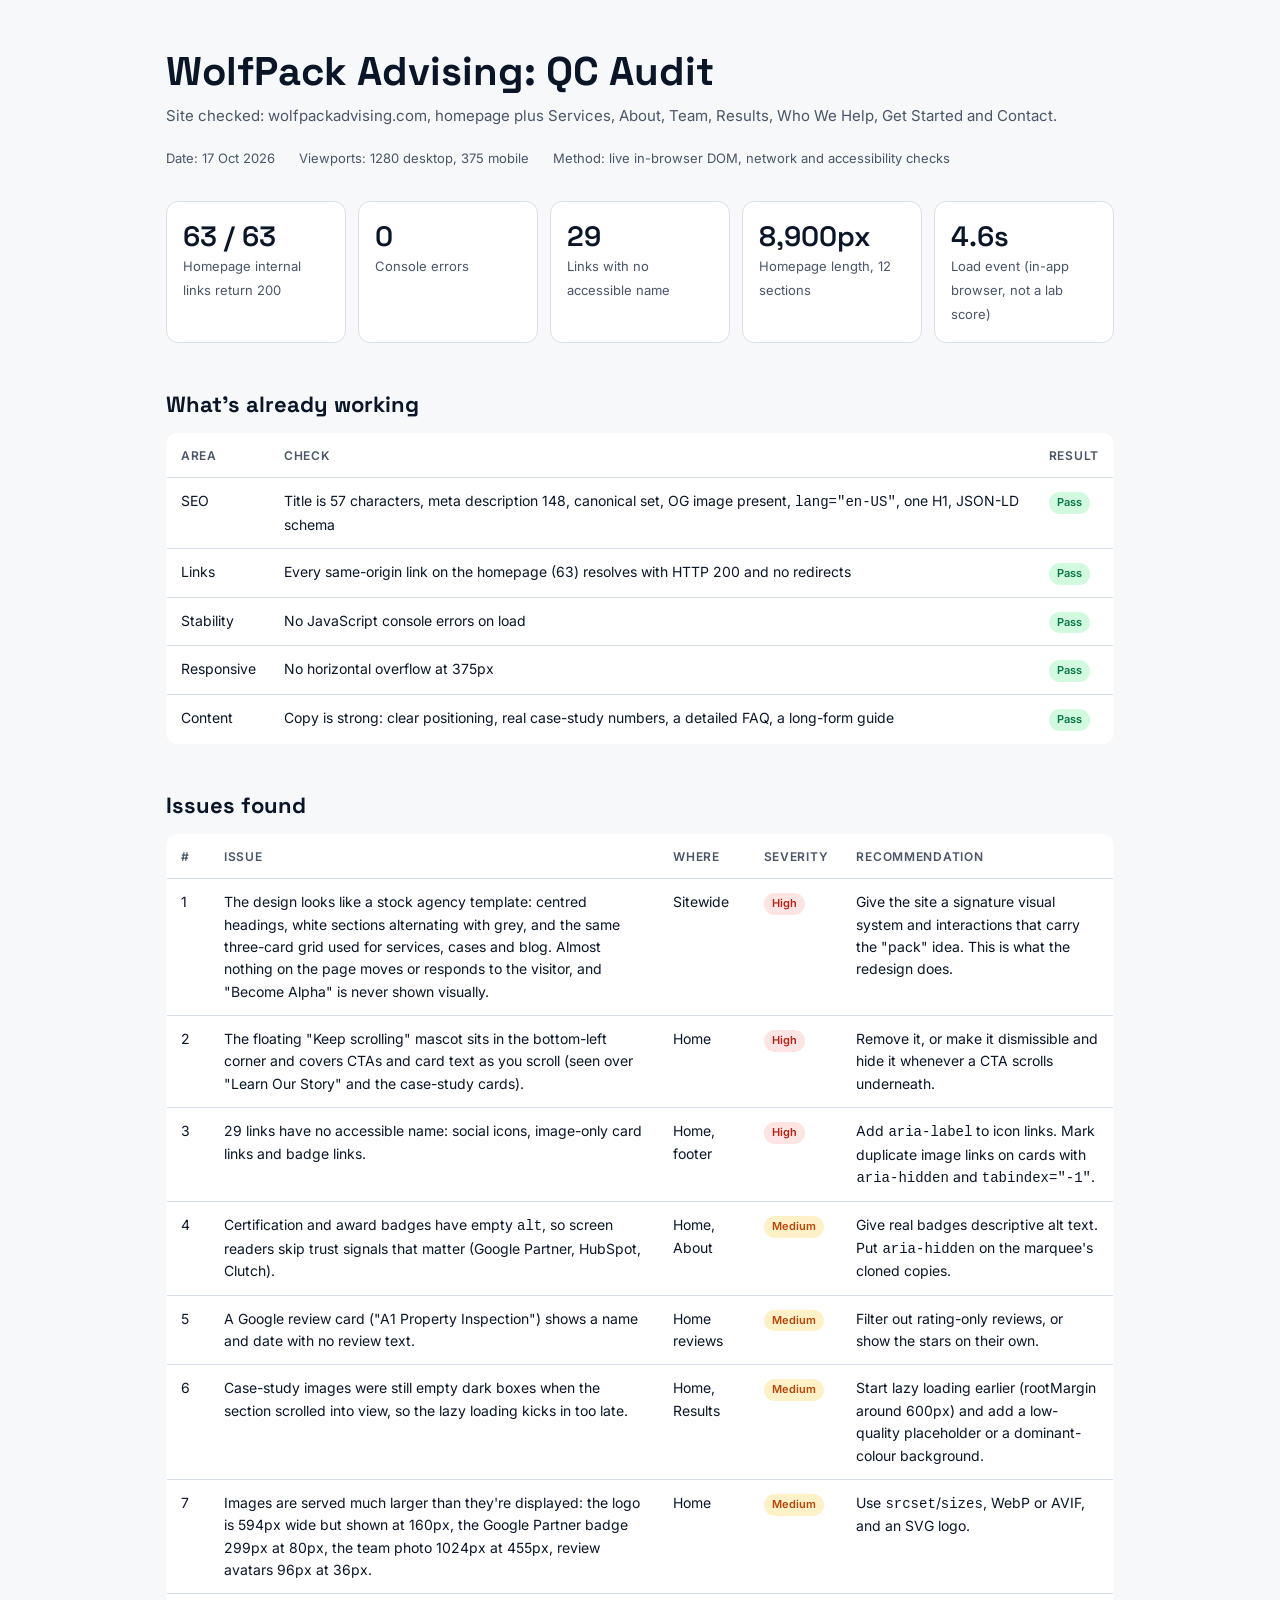
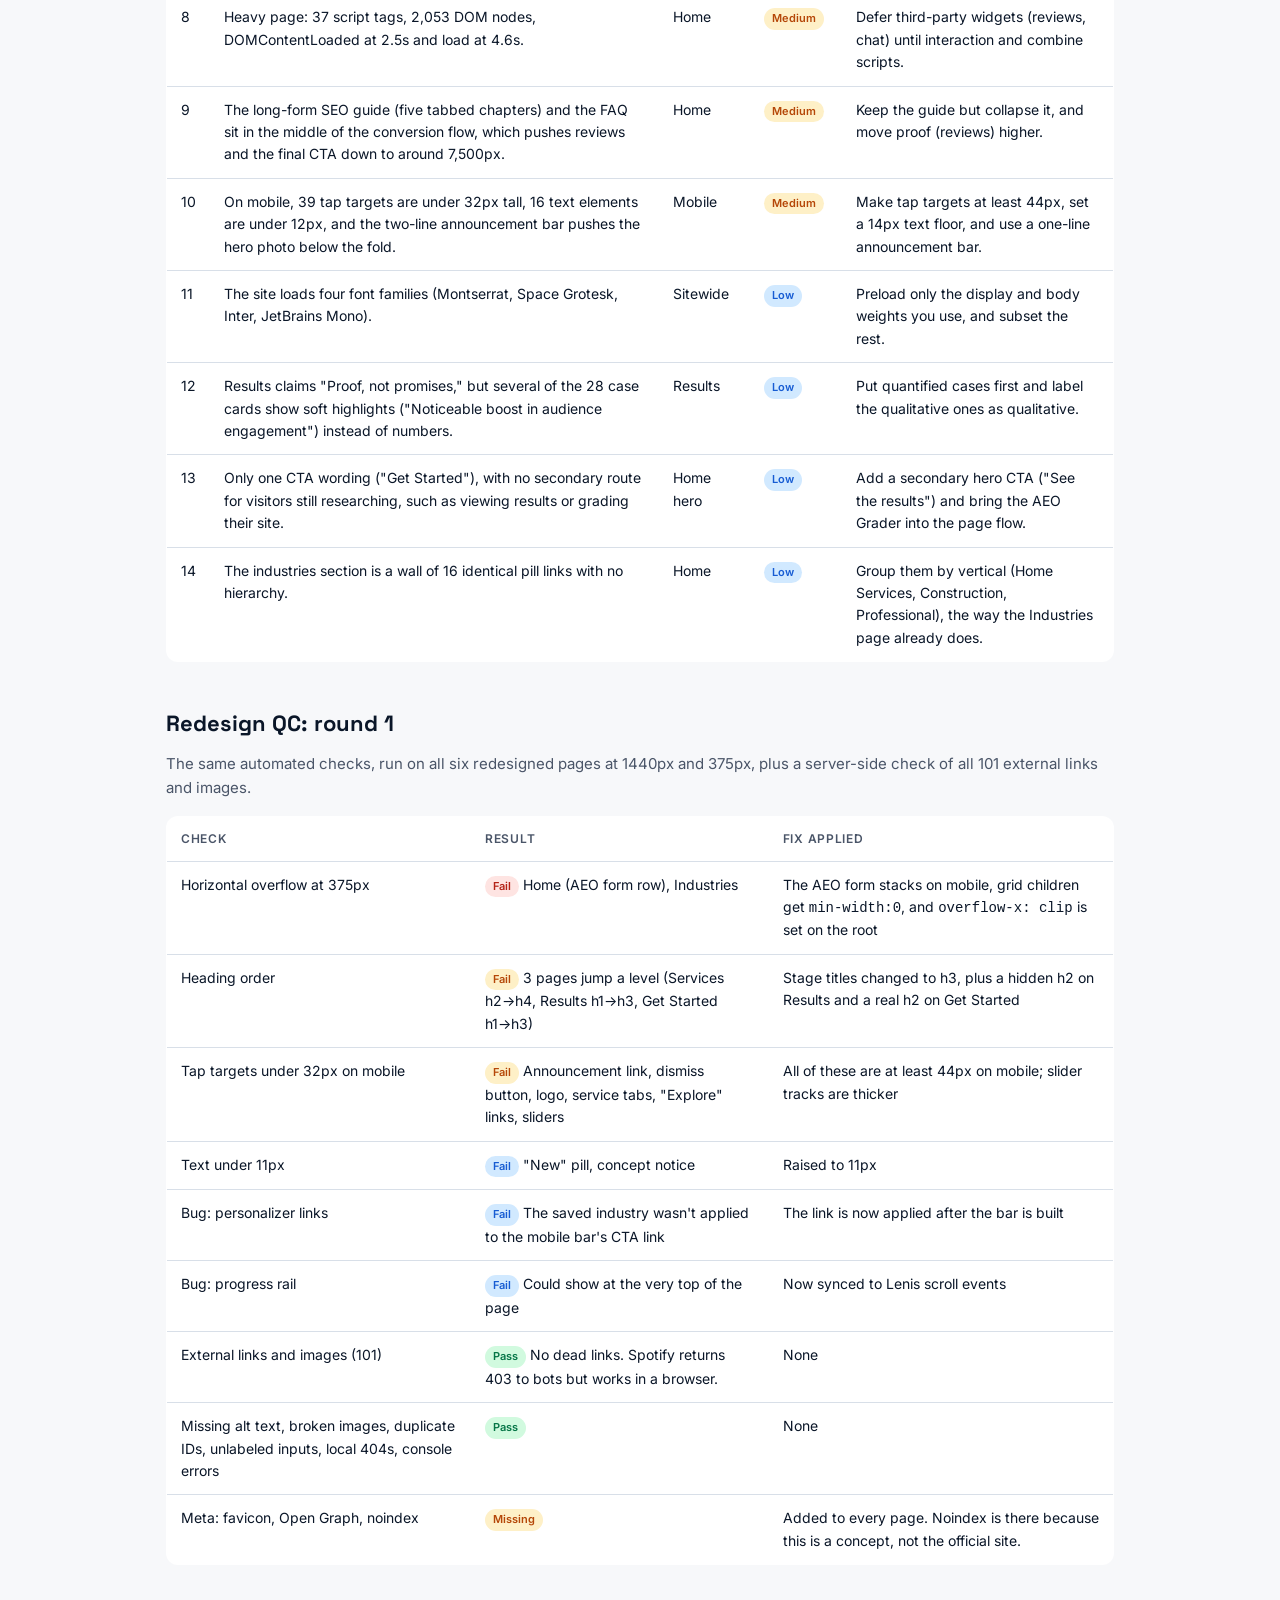
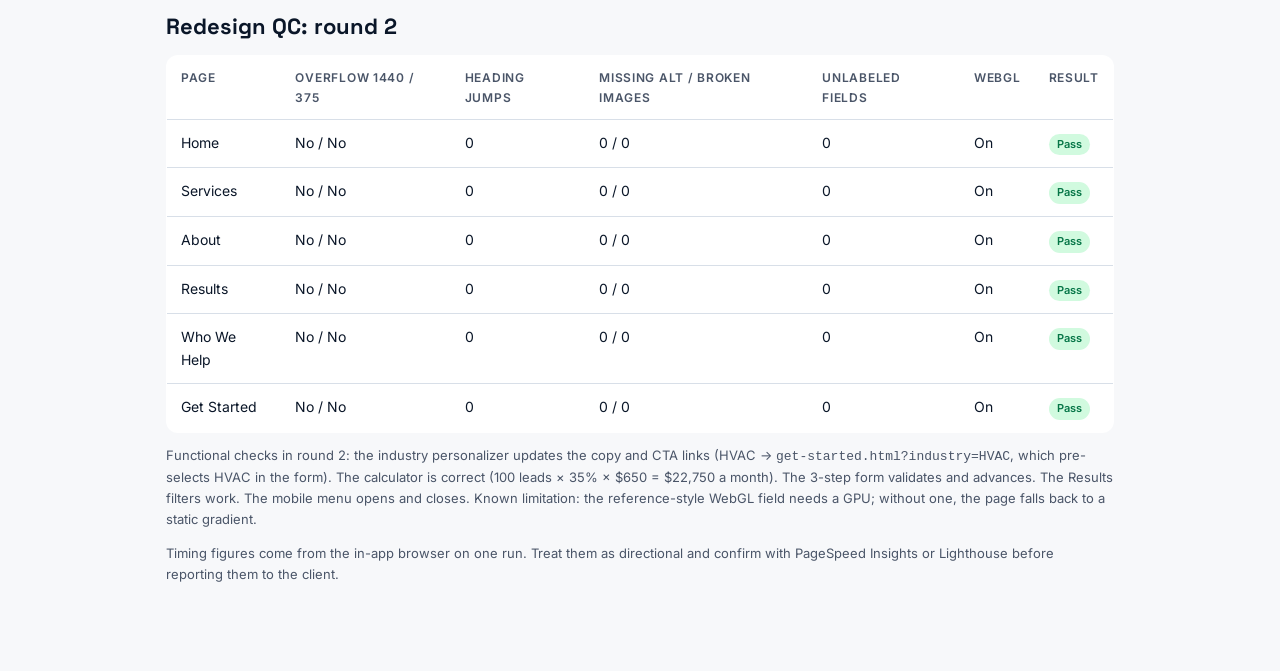
<file: qc-report.html>
<!doctype html>
<html lang="en">
<head>
<meta charset="utf-8">
<meta name="viewport" content="width=device-width, initial-scale=1">
<meta name="theme-color" content="#0A1628">
<meta name="robots" content="noindex, nofollow">
<meta property="og:type" content="website">
<meta property="og:title" content="WolfPack QC Audit">
<meta property="og:description" content="">
<meta property="og:image" content="https://wolfpack-redesign.vercel.app/assets/img/Group-Photo-2-1024x576.png">
<meta name="twitter:card" content="summary_large_image">
<link rel="icon" href="data:image/svg+xml,%3Csvg xmlns='http://www.w3.org/2000/svg' viewBox='0 0 64 64'%3E%3Crect width='64' height='64' rx='14' fill='%230A1628'/%3E%3Cpath d='M32 12L54 50H10Z M32 12l3 26 19 12 M35 38L10 50' fill='none' stroke='%2300B4D8' stroke-width='3' stroke-linejoin='round'/%3E%3C/svg%3E">
<title>WolfPack QC Audit</title>
<link rel="preconnect" href="https://fonts.googleapis.com">
<link href="https://fonts.googleapis.com/css2?family=Inter:wght@400;500;600&family=Space+Grotesk:wght@500;600&display=swap" rel="stylesheet">
<style>
  :root{--bg:#F7F8FA;--card:#fff;--ink:#0A1628;--mute:#4A5568;--line:#D8DFE8;--hi:#B42318;--hi-bg:#FEE4E2;--md:#B54708;--md-bg:#FEF0C7;--lo:#175CD3;--lo-bg:#D1E9FF;--ok:#067647;--ok-bg:#D1FADF}
  @media (prefers-color-scheme:dark){:root:not([data-theme="light"]){--bg:#0A1628;--card:#0F2847;--ink:#EDF2F7;--mute:#CBD5E0;--line:#1F3557;--hi:#FDA29B;--hi-bg:#55160C;--md:#FEC84B;--md-bg:#4E1D09;--lo:#84CAFF;--lo-bg:#102A56;--ok:#75E0A7;--ok-bg:#053321}}
  *{box-sizing:border-box}
  body{margin:0;background:var(--bg);color:var(--ink);font:15px/1.6 Inter,system-ui,sans-serif}
  .wrap{max-width:980px;margin:0 auto;padding:48px 16px 80px}
  h1,h2,h3{font-family:"Space Grotesk",Inter,sans-serif;line-height:1.2;margin:0}
  h1{font-size:clamp(28px,5vw,40px)}
  h2{font-size:22px;margin:48px 0 16px}
  .sub{color:var(--mute);margin:8px 0 0}
  .meta{display:flex;flex-wrap:wrap;gap:8px 24px;margin:20px 0 0;font-size:13px;color:var(--mute)}
  .score{display:grid;grid-template-columns:repeat(auto-fit,minmax(150px,1fr));gap:12px;margin-top:32px}
  .score div{background:var(--card);border:1px solid var(--line);border-radius:12px;padding:16px}
  .score b{display:block;font:600 28px "Space Grotesk",sans-serif}
  .score span{font-size:13px;color:var(--mute)}
  table{width:100%;border-collapse:collapse;background:var(--card);border:1px solid var(--line);border-radius:12px;overflow:hidden;font-size:14px}
  th,td{text-align:left;padding:12px 14px;border-bottom:1px solid var(--line);vertical-align:top}
  th{font-size:12px;text-transform:uppercase;letter-spacing:.06em;color:var(--mute);font-weight:600}
  tr:last-child td{border-bottom:0}
  .tag{display:inline-block;font-size:11px;font-weight:600;padding:2px 8px;border-radius:99px;white-space:nowrap}
  .High{color:var(--hi);background:var(--hi-bg)}.Medium{color:var(--md);background:var(--md-bg)}.Low{color:var(--lo);background:var(--lo-bg)}.Pass{color:var(--ok);background:var(--ok-bg)}
  .tbl{overflow-x:auto}
  ul{padding-left:20px}
  li{margin:4px 0}
  .note{font-size:13px;color:var(--mute);margin-top:12px}
</style>
</head>
<body>
<main class="wrap">
  <h1>WolfPack Advising: QC Audit</h1>
  <p class="sub">Site checked: wolfpackadvising.com, homepage plus Services, About, Team, Results, Who We Help, Get Started and Contact.</p>
  <div class="meta"><span>Date: 17 Oct 2026</span><span>Viewports: 1280 desktop, 375 mobile</span><span>Method: live in-browser DOM, network and accessibility checks</span></div>

  <div class="score">
    <div><b>63 / 63</b><span>Homepage internal links return 200</span></div>
    <div><b>0</b><span>Console errors</span></div>
    <div><b>29</b><span>Links with no accessible name</span></div>
    <div><b>8,900px</b><span>Homepage length, 12 sections</span></div>
    <div><b>4.6s</b><span>Load event (in-app browser, not a lab score)</span></div>
  </div>

  <h2>What's already working</h2>
  <div class="tbl"><table>
    <tr><th>Area</th><th>Check</th><th>Result</th></tr>
    <tr><td>SEO</td><td>Title is 57 characters, meta description 148, canonical set, OG image present, <code>lang="en-US"</code>, one H1, JSON-LD schema</td><td><span class="tag Pass">Pass</span></td></tr>
    <tr><td>Links</td><td>Every same-origin link on the homepage (63) resolves with HTTP 200 and no redirects</td><td><span class="tag Pass">Pass</span></td></tr>
    <tr><td>Stability</td><td>No JavaScript console errors on load</td><td><span class="tag Pass">Pass</span></td></tr>
    <tr><td>Responsive</td><td>No horizontal overflow at 375px</td><td><span class="tag Pass">Pass</span></td></tr>
    <tr><td>Content</td><td>Copy is strong: clear positioning, real case-study numbers, a detailed FAQ, a long-form guide</td><td><span class="tag Pass">Pass</span></td></tr>
  </table></div>

  <h2>Issues found</h2>
  <div class="tbl"><table>
    <tr><th>#</th><th>Issue</th><th>Where</th><th>Severity</th><th>Recommendation</th></tr>
    <tr><td>1</td><td>The design looks like a stock agency template: centred headings, white sections alternating with grey, and the same three-card grid used for services, cases and blog. Almost nothing on the page moves or responds to the visitor, and "Become Alpha" is never shown visually.</td><td>Sitewide</td><td><span class="tag High">High</span></td><td>Give the site a signature visual system and interactions that carry the "pack" idea. This is what the redesign does.</td></tr>
    <tr><td>2</td><td>The floating "Keep scrolling" mascot sits in the bottom-left corner and covers CTAs and card text as you scroll (seen over "Learn Our Story" and the case-study cards).</td><td>Home</td><td><span class="tag High">High</span></td><td>Remove it, or make it dismissible and hide it whenever a CTA scrolls underneath.</td></tr>
    <tr><td>3</td><td>29 links have no accessible name: social icons, image-only card links and badge links.</td><td>Home, footer</td><td><span class="tag High">High</span></td><td>Add <code>aria-label</code> to icon links. Mark duplicate image links on cards with <code>aria-hidden</code> and <code>tabindex="-1"</code>.</td></tr>
    <tr><td>4</td><td>Certification and award badges have empty <code>alt</code>, so screen readers skip trust signals that matter (Google Partner, HubSpot, Clutch).</td><td>Home, About</td><td><span class="tag Medium">Medium</span></td><td>Give real badges descriptive alt text. Put <code>aria-hidden</code> on the marquee's cloned copies.</td></tr>
    <tr><td>5</td><td>A Google review card ("A1 Property Inspection") shows a name and date with no review text.</td><td>Home reviews</td><td><span class="tag Medium">Medium</span></td><td>Filter out rating-only reviews, or show the stars on their own.</td></tr>
    <tr><td>6</td><td>Case-study images were still empty dark boxes when the section scrolled into view, so the lazy loading kicks in too late.</td><td>Home, Results</td><td><span class="tag Medium">Medium</span></td><td>Start lazy loading earlier (rootMargin around 600px) and add a low-quality placeholder or a dominant-colour background.</td></tr>
    <tr><td>7</td><td>Images are served much larger than they're displayed: the logo is 594px wide but shown at 160px, the Google Partner badge 299px at 80px, the team photo 1024px at 455px, review avatars 96px at 36px.</td><td>Home</td><td><span class="tag Medium">Medium</span></td><td>Use <code>srcset</code>/<code>sizes</code>, WebP or AVIF, and an SVG logo.</td></tr>
    <tr><td>8</td><td>Heavy page: 37 script tags, 2,053 DOM nodes, DOMContentLoaded at 2.5s and load at 4.6s.</td><td>Home</td><td><span class="tag Medium">Medium</span></td><td>Defer third-party widgets (reviews, chat) until interaction and combine scripts.</td></tr>
    <tr><td>9</td><td>The long-form SEO guide (five tabbed chapters) and the FAQ sit in the middle of the conversion flow, which pushes reviews and the final CTA down to around 7,500px.</td><td>Home</td><td><span class="tag Medium">Medium</span></td><td>Keep the guide but collapse it, and move proof (reviews) higher.</td></tr>
    <tr><td>10</td><td>On mobile, 39 tap targets are under 32px tall, 16 text elements are under 12px, and the two-line announcement bar pushes the hero photo below the fold.</td><td>Mobile</td><td><span class="tag Medium">Medium</span></td><td>Make tap targets at least 44px, set a 14px text floor, and use a one-line announcement bar.</td></tr>
    <tr><td>11</td><td>The site loads four font families (Montserrat, Space Grotesk, Inter, JetBrains Mono).</td><td>Sitewide</td><td><span class="tag Low">Low</span></td><td>Preload only the display and body weights you use, and subset the rest.</td></tr>
    <tr><td>12</td><td>Results claims "Proof, not promises," but several of the 28 case cards show soft highlights ("Noticeable boost in audience engagement") instead of numbers.</td><td>Results</td><td><span class="tag Low">Low</span></td><td>Put quantified cases first and label the qualitative ones as qualitative.</td></tr>
    <tr><td>13</td><td>Only one CTA wording ("Get Started"), with no secondary route for visitors still researching, such as viewing results or grading their site.</td><td>Home hero</td><td><span class="tag Low">Low</span></td><td>Add a secondary hero CTA ("See the results") and bring the AEO Grader into the page flow.</td></tr>
    <tr><td>14</td><td>The industries section is a wall of 16 identical pill links with no hierarchy.</td><td>Home</td><td><span class="tag Low">Low</span></td><td>Group them by vertical (Home Services, Construction, Professional), the way the Industries page already does.</td></tr>
  </table></div>
  <h2>Redesign QC: round 1</h2>
  <p class="sub" style="margin:0 0 16px">The same automated checks, run on all six redesigned pages at 1440px and 375px, plus a server-side check of all 101 external links and images.</p>
  <div class="tbl"><table>
    <tr><th>Check</th><th>Result</th><th>Fix applied</th></tr>
    <tr><td>Horizontal overflow at 375px</td><td><span class="tag High">Fail</span> Home (AEO form row), Industries</td><td>The AEO form stacks on mobile, grid children get <code>min-width:0</code>, and <code>overflow-x: clip</code> is set on the root</td></tr>
    <tr><td>Heading order</td><td><span class="tag Medium">Fail</span> 3 pages jump a level (Services h2→h4, Results h1→h3, Get Started h1→h3)</td><td>Stage titles changed to h3, plus a hidden h2 on Results and a real h2 on Get Started</td></tr>
    <tr><td>Tap targets under 32px on mobile</td><td><span class="tag Medium">Fail</span> Announcement link, dismiss button, logo, service tabs, "Explore" links, sliders</td><td>All of these are at least 44px on mobile; slider tracks are thicker</td></tr>
    <tr><td>Text under 11px</td><td><span class="tag Low">Fail</span> "New" pill, concept notice</td><td>Raised to 11px</td></tr>
    <tr><td>Bug: personalizer links</td><td><span class="tag Low">Fail</span> The saved industry wasn't applied to the mobile bar's CTA link</td><td>The link is now applied after the bar is built</td></tr>
    <tr><td>Bug: progress rail</td><td><span class="tag Low">Fail</span> Could show at the very top of the page</td><td>Now synced to Lenis scroll events</td></tr>
    <tr><td>External links and images (101)</td><td><span class="tag Pass">Pass</span> No dead links. Spotify returns 403 to bots but works in a browser.</td><td>None</td></tr>
    <tr><td>Missing alt text, broken images, duplicate IDs, unlabeled inputs, local 404s, console errors</td><td><span class="tag Pass">Pass</span></td><td>None</td></tr>
    <tr><td>Meta: favicon, Open Graph, noindex</td><td><span class="tag Medium">Missing</span></td><td>Added to every page. Noindex is there because this is a concept, not the official site.</td></tr>
  </table></div>

  <h2>Redesign QC: round 2</h2>
  <div class="tbl"><table>
    <tr><th>Page</th><th>Overflow 1440 / 375</th><th>Heading jumps</th><th>Missing alt / broken images</th><th>Unlabeled fields</th><th>WebGL</th><th>Result</th></tr>
    <tr><td>Home</td><td>No / No</td><td>0</td><td>0 / 0</td><td>0</td><td>On</td><td><span class="tag Pass">Pass</span></td></tr>
    <tr><td>Services</td><td>No / No</td><td>0</td><td>0 / 0</td><td>0</td><td>On</td><td><span class="tag Pass">Pass</span></td></tr>
    <tr><td>About</td><td>No / No</td><td>0</td><td>0 / 0</td><td>0</td><td>On</td><td><span class="tag Pass">Pass</span></td></tr>
    <tr><td>Results</td><td>No / No</td><td>0</td><td>0 / 0</td><td>0</td><td>On</td><td><span class="tag Pass">Pass</span></td></tr>
    <tr><td>Who We Help</td><td>No / No</td><td>0</td><td>0 / 0</td><td>0</td><td>On</td><td><span class="tag Pass">Pass</span></td></tr>
    <tr><td>Get Started</td><td>No / No</td><td>0</td><td>0 / 0</td><td>0</td><td>On</td><td><span class="tag Pass">Pass</span></td></tr>
  </table></div>
  <p class="note">Functional checks in round 2: the industry personalizer updates the copy and CTA links (HVAC → <code>get-started.html?industry=HVAC</code>, which pre-selects HVAC in the form). The calculator is correct (100 leads × 35% × $650 = $22,750 a month). The 3-step form validates and advances. The Results filters work. The mobile menu opens and closes. Known limitation: the reference-style WebGL field needs a GPU; without one, the page falls back to a static gradient.</p>
  <p class="note">Timing figures come from the in-app browser on one run. Treat them as directional and confirm with PageSpeed Insights or Lighthouse before reporting them to the client.</p>
</main>
</body>
</html>
</file>
